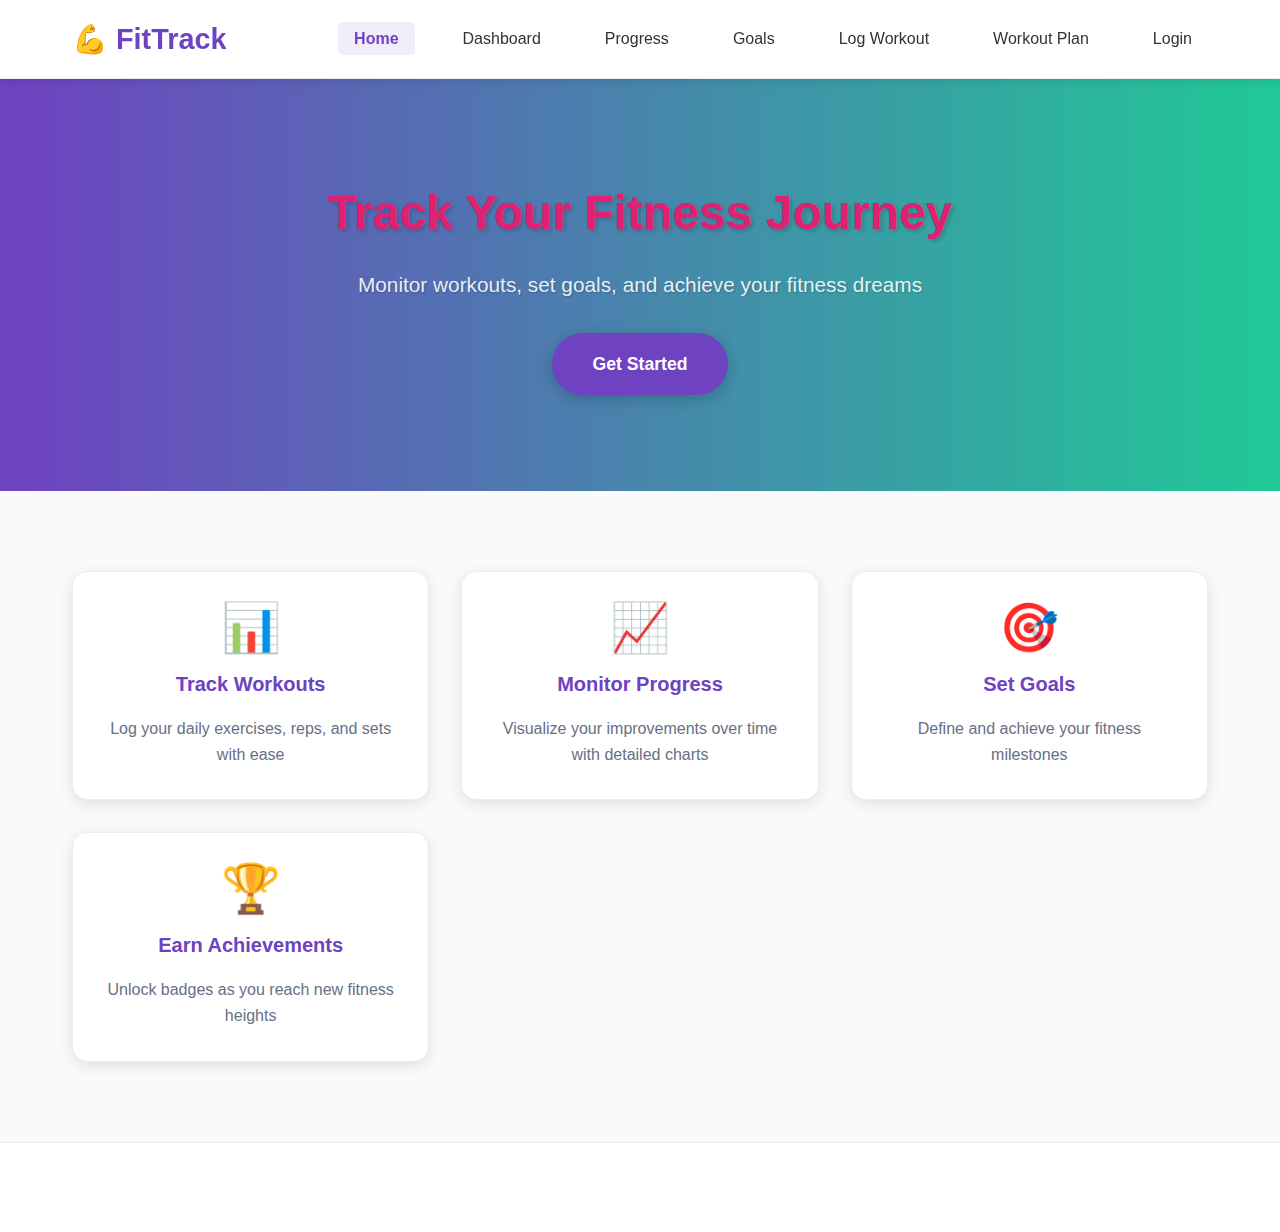
<file: no-framework/index.html>
<!DOCTYPE html>
<html lang="en">
<head>
    <meta charset="UTF-8">
    <meta name="viewport" content="width=device-width, initial-scale=1.0">
    <title>FitTrack - Your Personal Fitness Companion</title>
    <link rel="stylesheet" href="styles.css">
</head>
<body>
    <header>
        <nav class="navbar">
            <div class="nav-brand">
                <h1>💪 FitTrack</h1>
            </div>
            <ul class="nav-menu">
                <li><a href="index.html" class="active">Home</a></li>
                <li><a href="dashboard.html">Dashboard</a></li>
                <li><a href="progress.html">Progress</a></li>
                <li><a href="goals.html">Goals</a></li>
                <li><a href="log-workout.html">Log Workout</a></li>
                <li><a href="workout-plan.html">Workout Plan</a></li>
                <li><a href="login.html">Login</a></li>
            </ul>
        </nav>
    </header>

    <section class="hero">
        <div class="hero-content">
            <h2>Track Your Fitness Journey</h2>
            <p>Monitor workouts, set goals, and achieve your fitness dreams</p>
            <a href="dashboard.html" class="btn-primary">Get Started</a>
        </div>
    </section>

    <section class="features">
        <div class="feature-card">
            <div class="feature-icon">📊</div>
            <h3>Track Workouts</h3>
            <p>Log your daily exercises, reps, and sets with ease</p>
        </div>
        <div class="feature-card">
            <div class="feature-icon">📈</div>
            <h3>Monitor Progress</h3>
            <p>Visualize your improvements over time with detailed charts</p>
        </div>
        <div class="feature-card">
            <div class="feature-icon">🎯</div>
            <h3>Set Goals</h3>
            <p>Define and achieve your fitness milestones</p>
        </div>
        <div class="feature-card">
            <div class="feature-icon">🏆</div>
            <h3>Earn Achievements</h3>
            <p>Unlock badges as you reach new fitness heights</p>
        </div>
    </section>

    <footer>
        <p>&copy; 2026 FitTrack. Your journey to a healthier you starts here.</p>
    </footer>
</body>
</html>
</file>
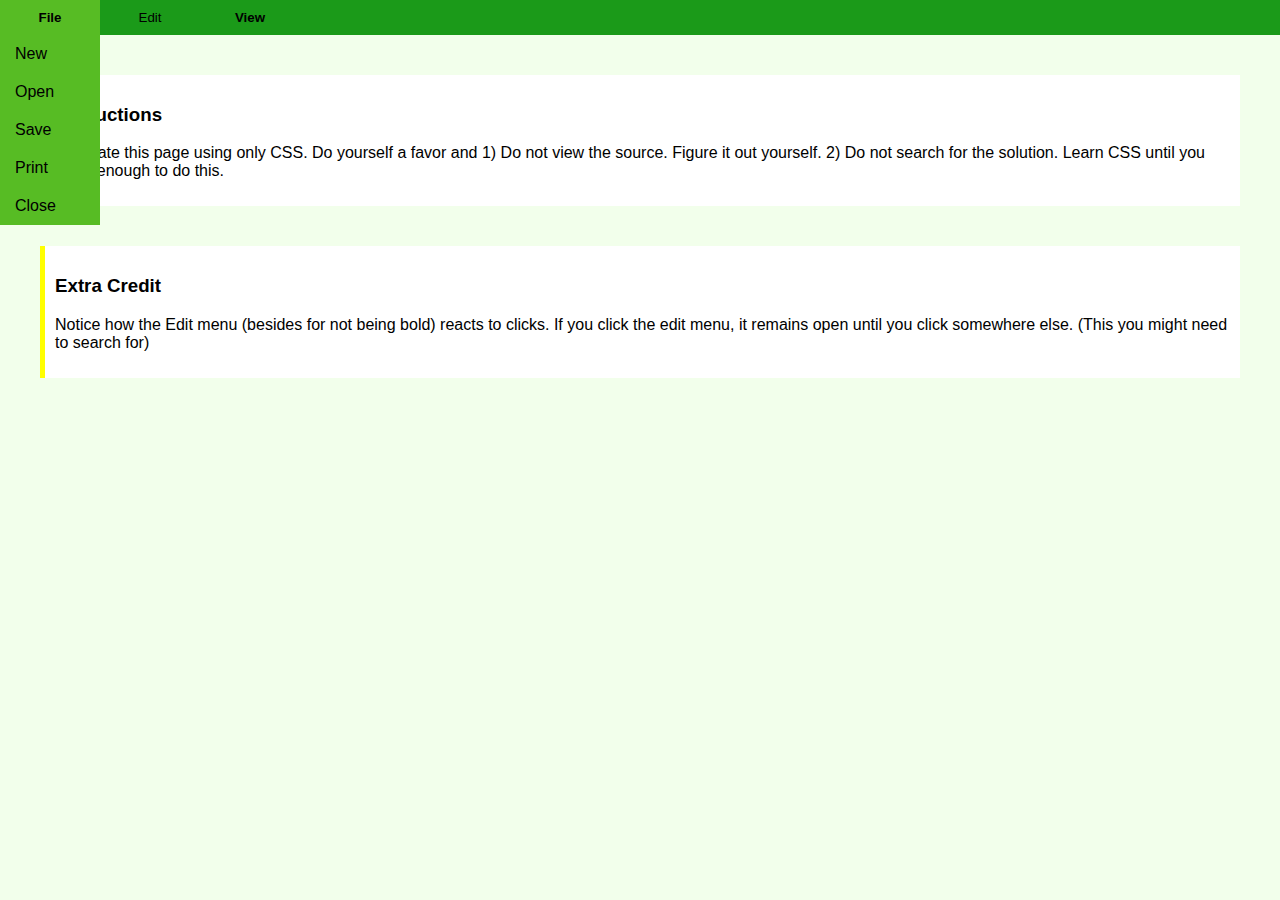
<file: assignment.html>
<!DOCTYPE html>
<html lang="en">
<head>
    <meta charset="UTF-8">
    <meta name="viewport" content="width=device-width, initial-scale=1.0">
    <title>Assignment</title>  
</head>
<body>
<nav class="menu-bar">
    <div class="dropdown"><button><b>File</b></button>
        <div class="dropdown-content">
            <a href="">New</a>
            <a href="">Open</a>
            <a href="">Save</a>
            <a href="">Print</a>
            <a href="">Close</a>
        </div>
    </div>
    <div class="dropdown1">
    <div class="dropdown">
        <button>Edit</button>
        <div class="dropdown-content">
            <a href="">Undo</a>
            <a href="">Redo</a>
            <a href="">Cut</a>
            <a href="">Copy</a>
            <a href="">Paste</a>
            <a href="">Delete</a>
            <a href="">Select All</a>
        </div>
        </div>
    </div>
    <div class="dropdown"><button><b>View</b></button>
        <div class="dropdown-content">
            <a href="">Zoom In</a>
            <a href="">Zoom Out</a>
            <a href="">Actual Size</a>
            <a href="">Fit Page</a>
            <a href="">Fit Width</a>
            <a href="">Fit Height</a>
            <a href="">Rotate Left</a>
            <a href="">Rotate Right</a>
            <a href="">Full Screen</a>
        </div>
    </div>
</nav>
    <style>
        body{
            margin: 0px;
            background-color: hsl(97, 100%, 96%);
            font-family: Arial, Helvetica, sans-serif;
        }
        .menu-bar {
            background-color: hsl(119, 72%, 35%);
            display: flex;
        }
        button{
                background-color: hsl(119, 72%, 35%);
                color:hsl(0, 0%, 0%) ;
                padding: 10px 15px;
                border: none;
                cursor: pointer;
                width: 100px;
        }
        .dropdown a{
            display: block;
            background-color: hsl(100, 68%, 44%);
            color: black;
            text-decoration: none;
                padding: 10px 15px;
        }
        .dropdown .dropdown-content{
            display: none;
            background-color: hsl(100, 68%, 44%);
            position: absolute;
            width: 100px;
            margin: 0px;
        }
.dropdown:hover .dropdown-content{
    display: flex;
    flex-direction: column;
}
button:hover{
    background-color: hsl(100, 68%, 44%);
}
.dropdown a:hover{
    background-color: hsl(100, 91%, 57%);
}
.container1{
    margin: 40px;
    padding: 10px;
    background-color: hsl(0, 0%, 100%);
    border-left: 5px solid hsl(119, 72%, 35%);
    
}
.container{
    margin: 40px;
    padding: 10px;
    background-color: hsl(0, 0%, 100%);
    border-left: 5px solid yellow;
}
.dropdown1:focus-within .dropdown-content{
    display:block
}
    </style>

    <div class="container1">
    <h3>Instructions</h3>
    <P>
        Recreate this page using only CSS. Do yourself a favor and 1) Do not view the source. Figure it out yourself. 2) Do not search for the solution. Learn CSS until you know enough to do this.
    </P>
    </div>
    <div class="container">
    <h3>Extra Credit</h3>
    <P>
        Notice how the Edit menu (besides for not being bold) reacts to clicks. If you click the edit menu, it remains open until you click somewhere else. (This you might need to search for)
    </P>
</div>
    </body>
</html>
</file>
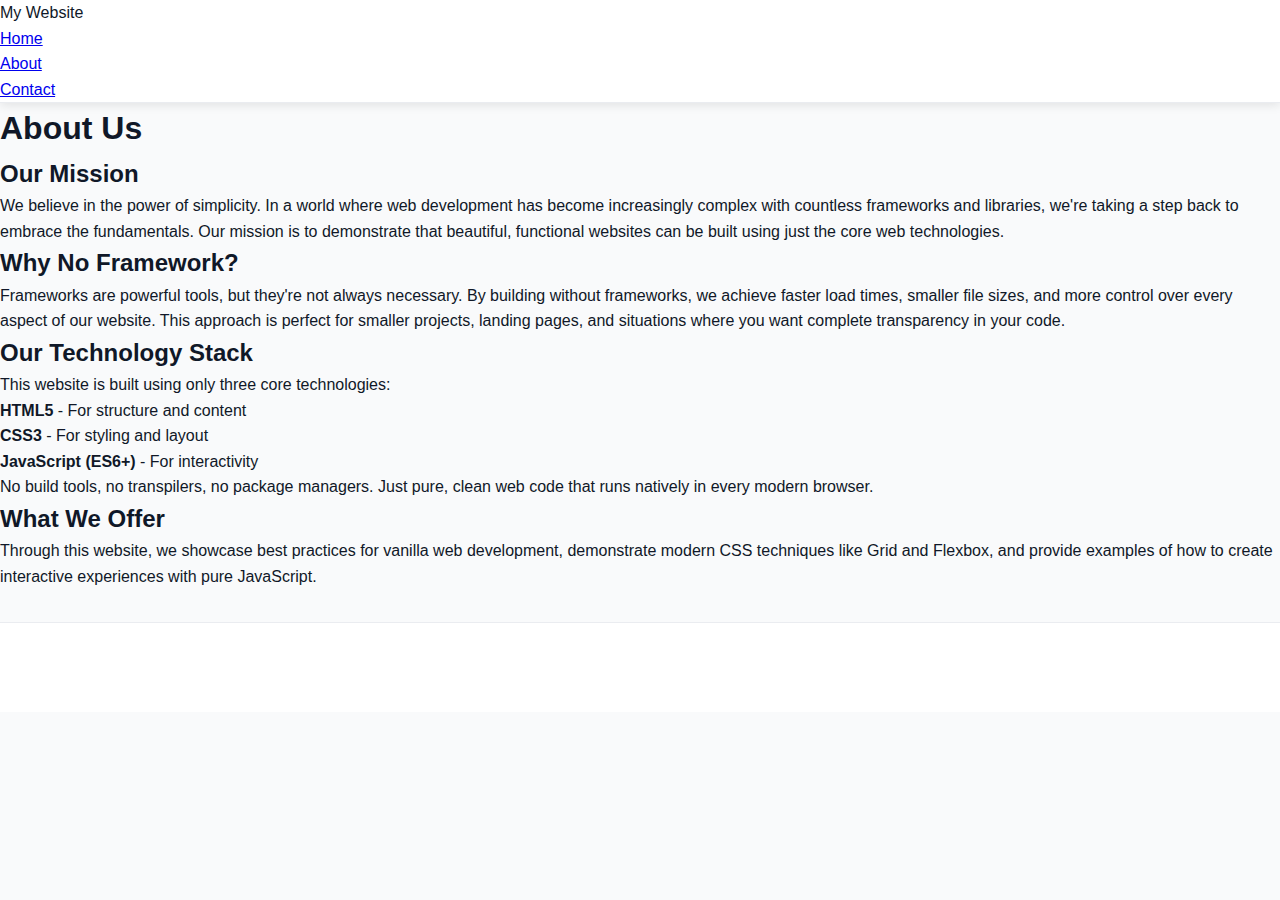
<file: no-framework/about.html>
<!DOCTYPE html>
<html lang="en">
<head>
    <meta charset="UTF-8">
    <meta name="viewport" content="width=device-width, initial-scale=1.0">
    <title>About - No-Framework Website</title>
    <link rel="stylesheet" href="styles.css">
</head>
<body>
    <header>
        <nav>
            <div class="logo">My Website</div>
            <ul class="nav-links">
                <li><a href="index.html">Home</a></li>
                <li><a href="about.html" class="active">About</a></li>
                <li><a href="contact.html">Contact</a></li>
            </ul>
        </nav>
    </header>

    <main>
        <div class="about-content">
            <h1>About Us</h1>
            <h2>Our Mission</h2>
            <p>
                We believe in the power of simplicity. In a world where web development has become 
                increasingly complex with countless frameworks and libraries, we're taking a step back 
                to embrace the fundamentals. Our mission is to demonstrate that beautiful, functional 
                websites can be built using just the core web technologies.
            </p>

            <h2>Why No Framework?</h2>
            <p>
                Frameworks are powerful tools, but they're not always necessary. By building without 
                frameworks, we achieve faster load times, smaller file sizes, and more control over 
                every aspect of our website. This approach is perfect for smaller projects, landing 
                pages, and situations where you want complete transparency in your code.
            </p>

            <h2>Our Technology Stack</h2>
            <p>
                This website is built using only three core technologies:
            </p>
            <ul>
                <li><strong>HTML5</strong> - For structure and content</li>
                <li><strong>CSS3</strong> - For styling and layout</li>
                <li><strong>JavaScript (ES6+)</strong> - For interactivity</li>
            </ul>
            <p>
                No build tools, no transpilers, no package managers. Just pure, clean web code that 
                runs natively in every modern browser.
            </p>

            <h2>What We Offer</h2>
            <p>
                Through this website, we showcase best practices for vanilla web development, 
                demonstrate modern CSS techniques like Grid and Flexbox, and provide examples 
                of how to create interactive experiences with pure JavaScript.
            </p>
        </div>
    </main>

    <footer>
        <p>&copy; 2026 No-Framework Website. All rights reserved.</p>
    </footer>

    <script src="script.js"></script>
</body>
</html>
</file>
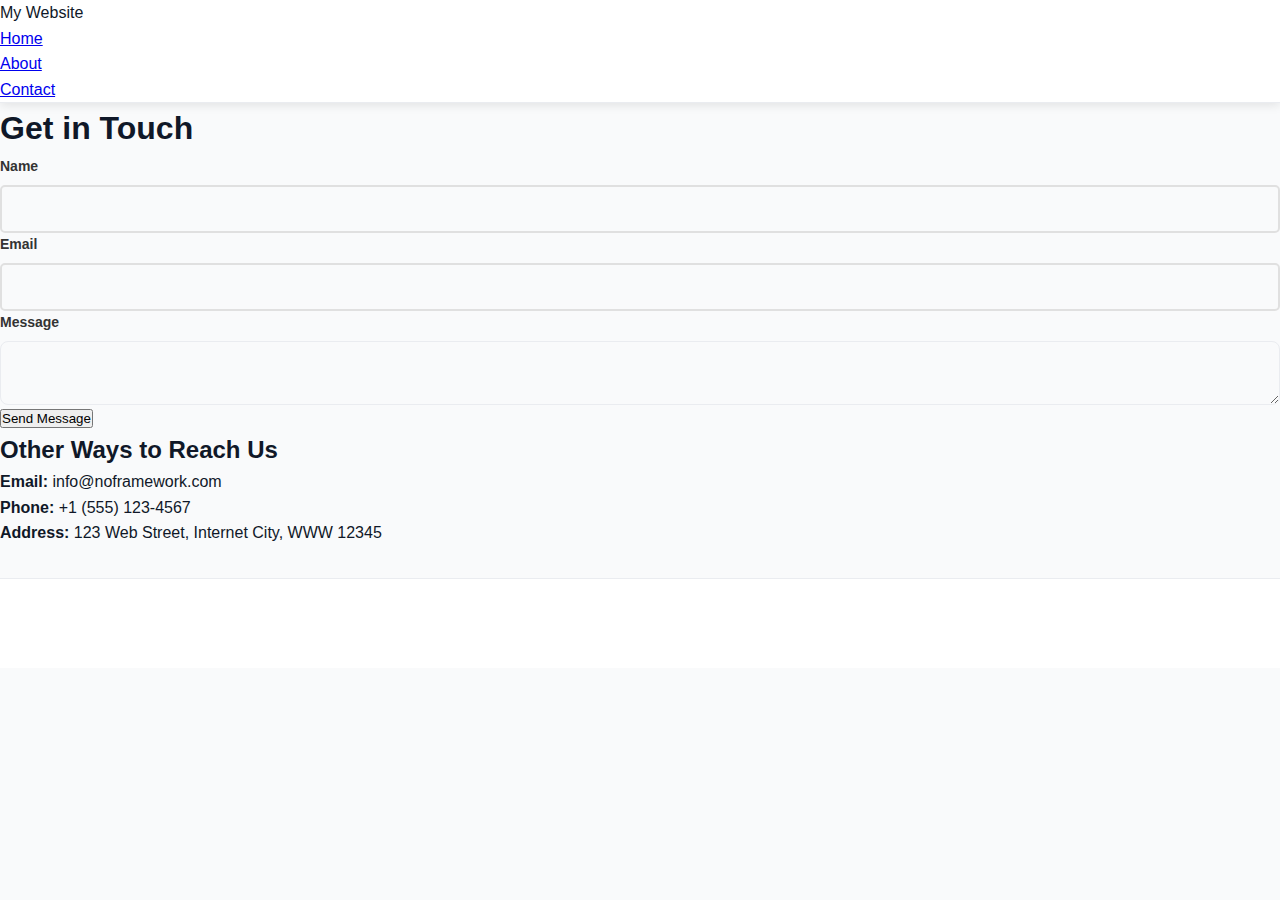
<file: no-framework/contact.html>
<!DOCTYPE html>
<html lang="en">
<head>
    <meta charset="UTF-8">
    <meta name="viewport" content="width=device-width, initial-scale=1.0">
    <title>Contact - No-Framework Website</title>
    <link rel="stylesheet" href="styles.css">
</head>
<body>
    <header>
        <nav>
            <div class="logo">My Website</div>
            <ul class="nav-links">
                <li><a href="index.html">Home</a></li>
                <li><a href="about.html">About</a></li>
                <li><a href="contact.html" class="active">Contact</a></li>
            </ul>
        </nav>
    </header>

    <main>
        <h1 class="page-title">Get in Touch</h1>
        
        <div class="contact-form">
            <form id="contact-form">
                <div class="form-group">
                    <label for="name">Name</label>
                    <input type="text" id="name" name="name" required>
                </div>

                <div class="form-group">
                    <label for="email">Email</label>
                    <input type="email" id="email" name="email" required>
                </div>

                <div class="form-group">
                    <label for="message">Message</label>
                    <textarea id="message" name="message" required></textarea>
                </div>

                <button type="submit" class="submit-button">Send Message</button>
            </form>
        </div>

        <div class="contact-info">
            <h2>Other Ways to Reach Us</h2>
            <p>
                <strong>Email:</strong> info@noframework.com
            </p>
            <p>
                <strong>Phone:</strong> +1 (555) 123-4567
            </p>
            <p>
                <strong>Address:</strong> 123 Web Street, Internet City, WWW 12345
            </p>
        </div>
    </main>

    <footer>
        <p>&copy; 2026 No-Framework Website. All rights reserved.</p>
    </footer>

    <script src="script.js"></script>
</body>
</html>
</file>
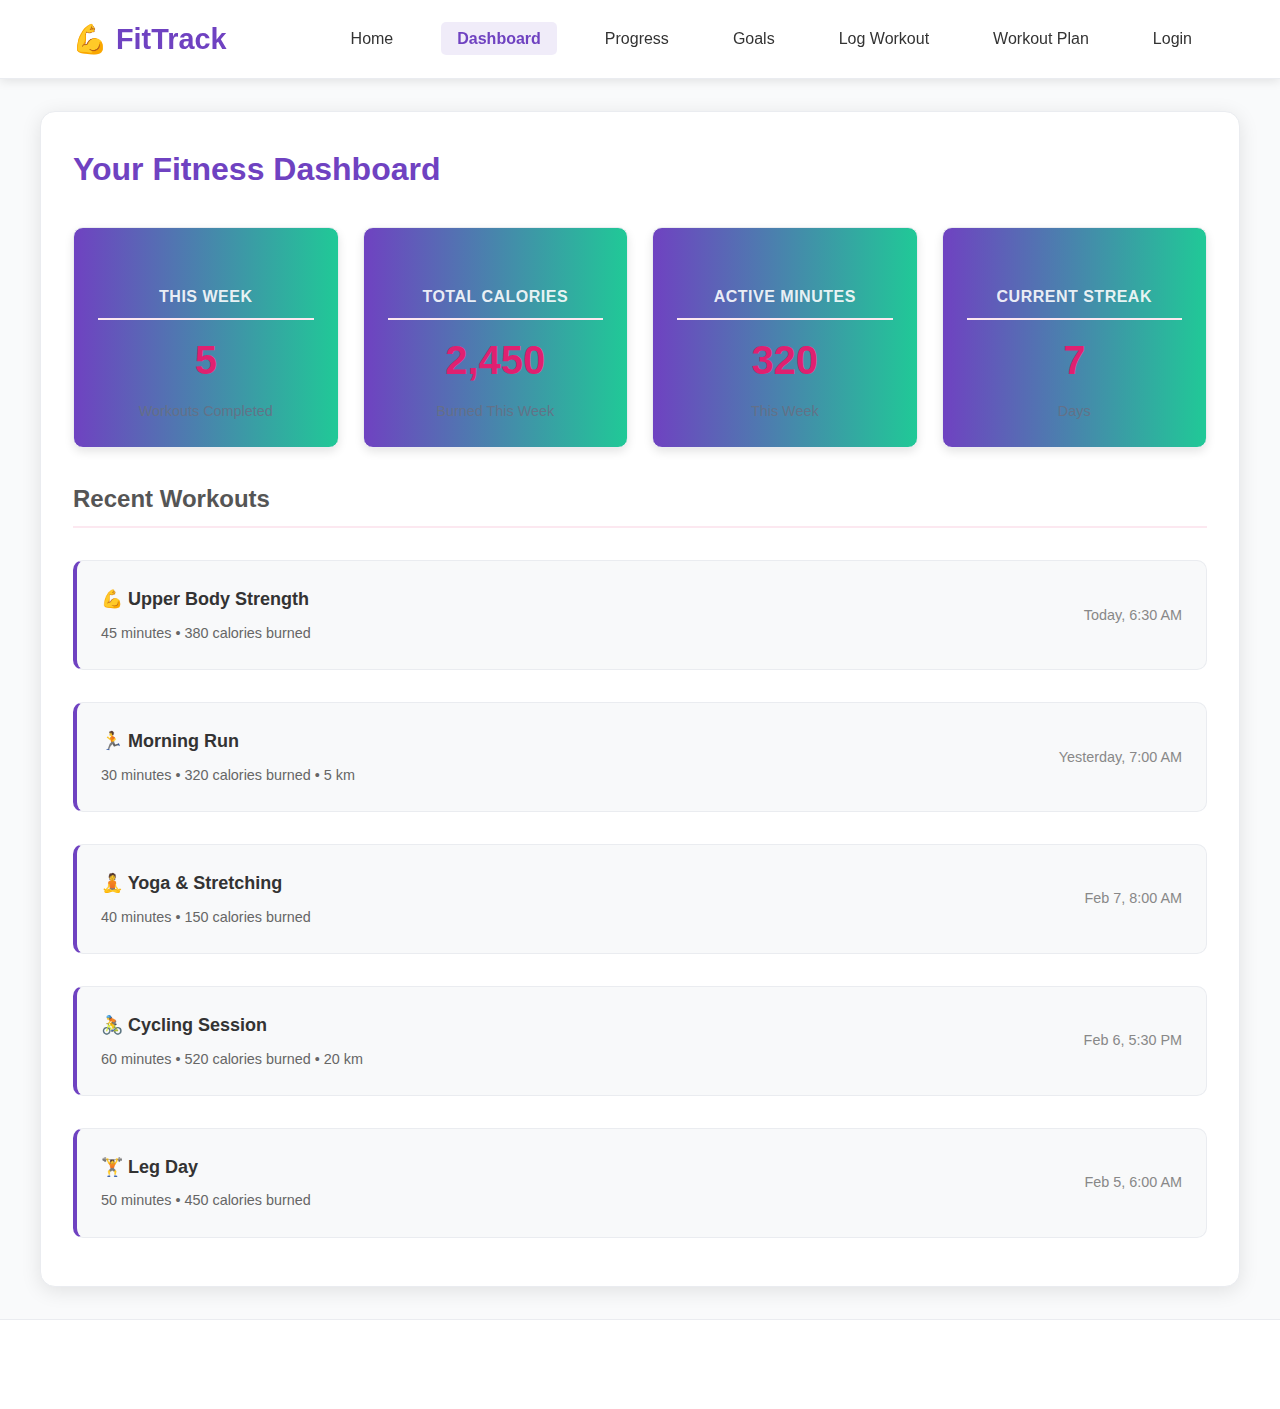
<file: no-framework/dashboard.html>
<!DOCTYPE html>
<html lang="en">
<head>
    <meta charset="UTF-8">
    <meta name="viewport" content="width=device-width, initial-scale=1.0">
    <title>Dashboard - FitTrack</title>
    <link rel="stylesheet" href="styles.css">
</head>
<body>
    <header>
        <nav class="navbar">
            <div class="nav-brand">
                <h1>💪 FitTrack</h1>
            </div>
            <ul class="nav-menu">
                <li><a href="index.html">Home</a></li>
                <li><a href="dashboard.html" class="active">Dashboard</a></li>
                <li><a href="progress.html">Progress</a></li>
                <li><a href="goals.html">Goals</a></li>
                <li><a href="log-workout.html">Log Workout</a></li>
                <li><a href="workout-plan.html">Workout Plan</a></li>
                <li><a href="login.html">Login</a></li>
            </ul>
        </nav>
    </header>

    <div class="container">
        <h2>Your Fitness Dashboard</h2>
        
        <div class="stats-grid">
            <div class="stat-card">
                <h3>THIS WEEK</h3>
                <div class="stat-number">5</div>
                <div class="stat-label">Workouts Completed</div>
            </div>
            <div class="stat-card">
                <h3>TOTAL CALORIES</h3>
                <div class="stat-number">2,450</div>
                <div class="stat-label">Burned This Week</div>
            </div>
            <div class="stat-card">
                <h3>ACTIVE MINUTES</h3>
                <div class="stat-number">320</div>
                <div class="stat-label">This Week</div>
            </div>
            <div class="stat-card">
                <h3>CURRENT STREAK</h3>
                <div class="stat-number">7</div>
                <div class="stat-label">Days</div>
            </div>
        </div>

        <h3>Recent Workouts</h3>
        <div class="workout-log">
            <div class="workout-entry">
                <div class="workout-info">
                    <h4>💪 Upper Body Strength</h4>
                    <p>45 minutes • 380 calories burned</p>
                </div>
                <div class="workout-date">Today, 6:30 AM</div>
            </div>

            <div class="workout-entry">
                <div class="workout-info">
                    <h4>🏃 Morning Run</h4>
                    <p>30 minutes • 320 calories burned • 5 km</p>
                </div>
                <div class="workout-date">Yesterday, 7:00 AM</div>
            </div>

            <div class="workout-entry">
                <div class="workout-info">
                    <h4>🧘 Yoga & Stretching</h4>
                    <p>40 minutes • 150 calories burned</p>
                </div>
                <div class="workout-date">Feb 7, 8:00 AM</div>
            </div>

            <div class="workout-entry">
                <div class="workout-info">
                    <h4>🚴 Cycling Session</h4>
                    <p>60 minutes • 520 calories burned • 20 km</p>
                </div>
                <div class="workout-date">Feb 6, 5:30 PM</div>
            </div>

            <div class="workout-entry">
                <div class="workout-info">
                    <h4>🏋️ Leg Day</h4>
                    <p>50 minutes • 450 calories burned</p>
                </div>
                <div class="workout-date">Feb 5, 6:00 AM</div>
            </div>
        </div>
    </div>

    <footer>
        <p>&copy; 2026 FitTrack. Your journey to a healthier you starts here.</p>
    </footer>
</body>
</html>
</file>
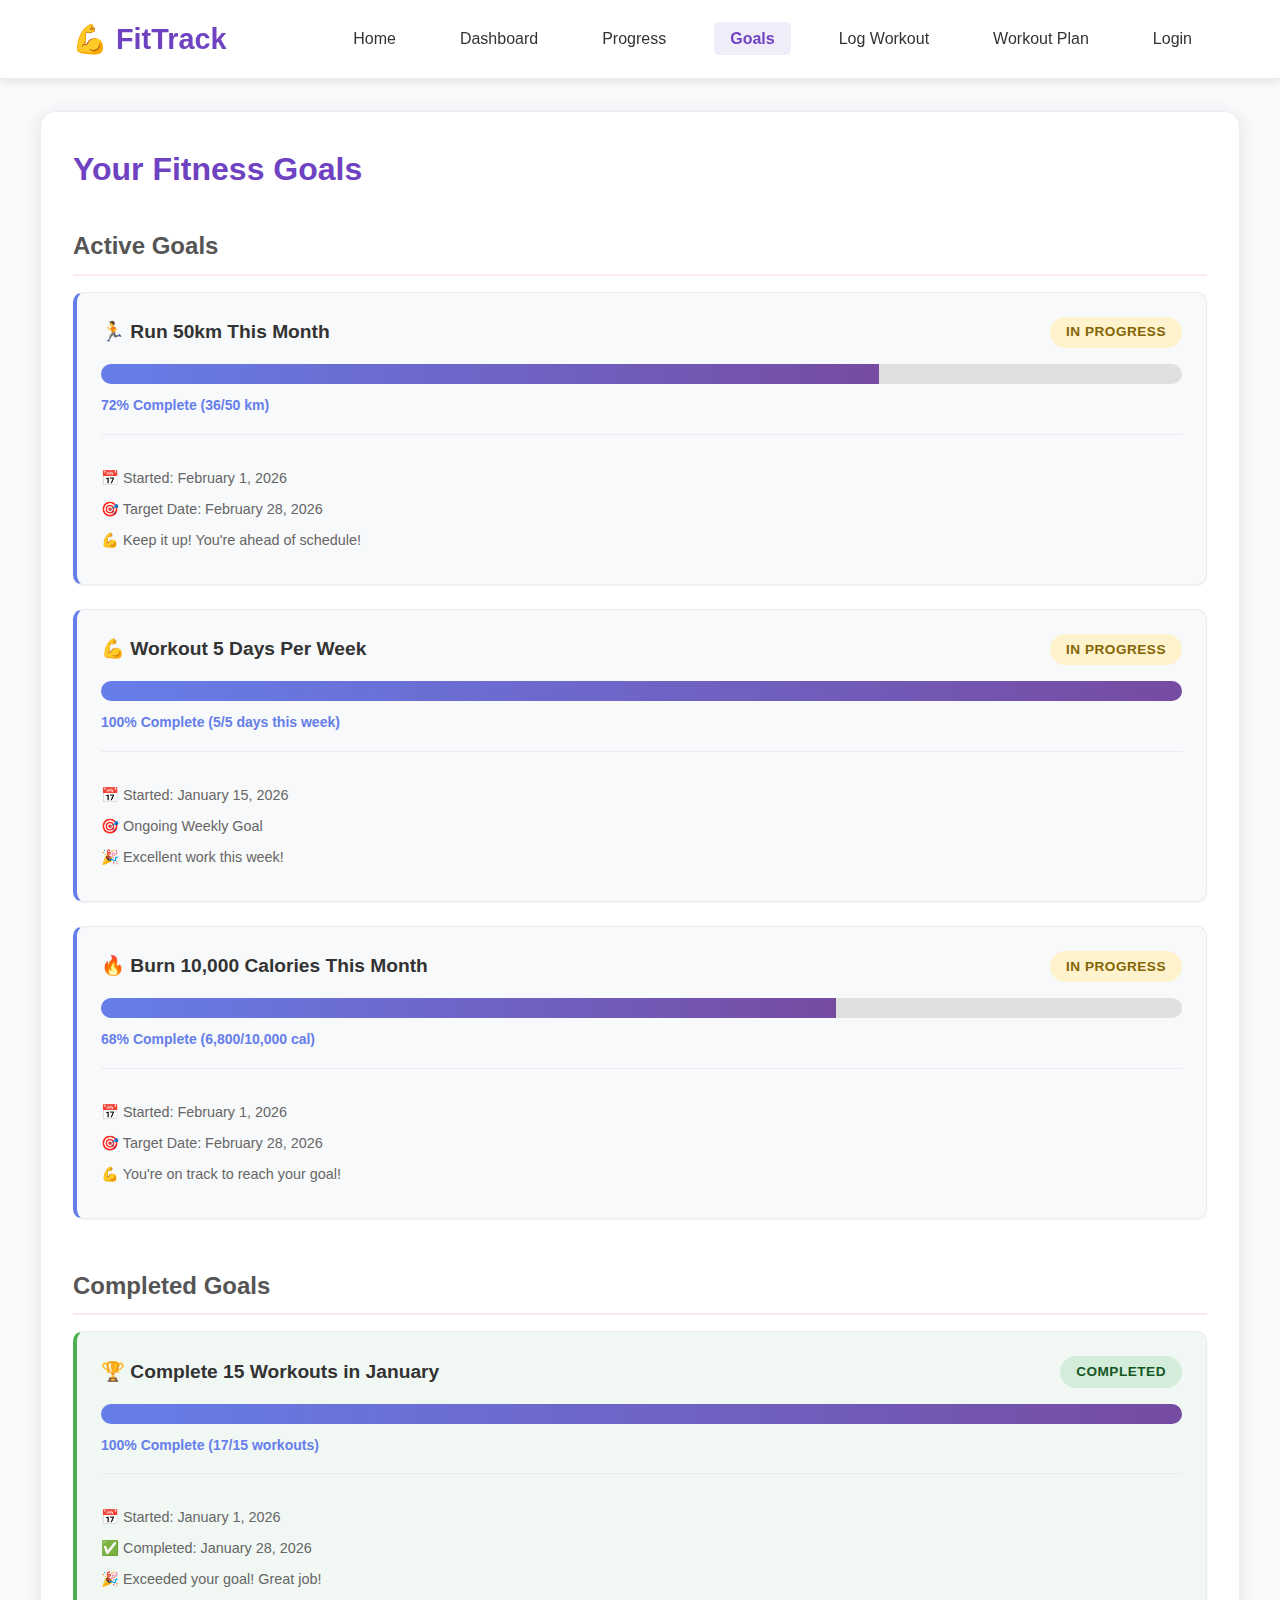
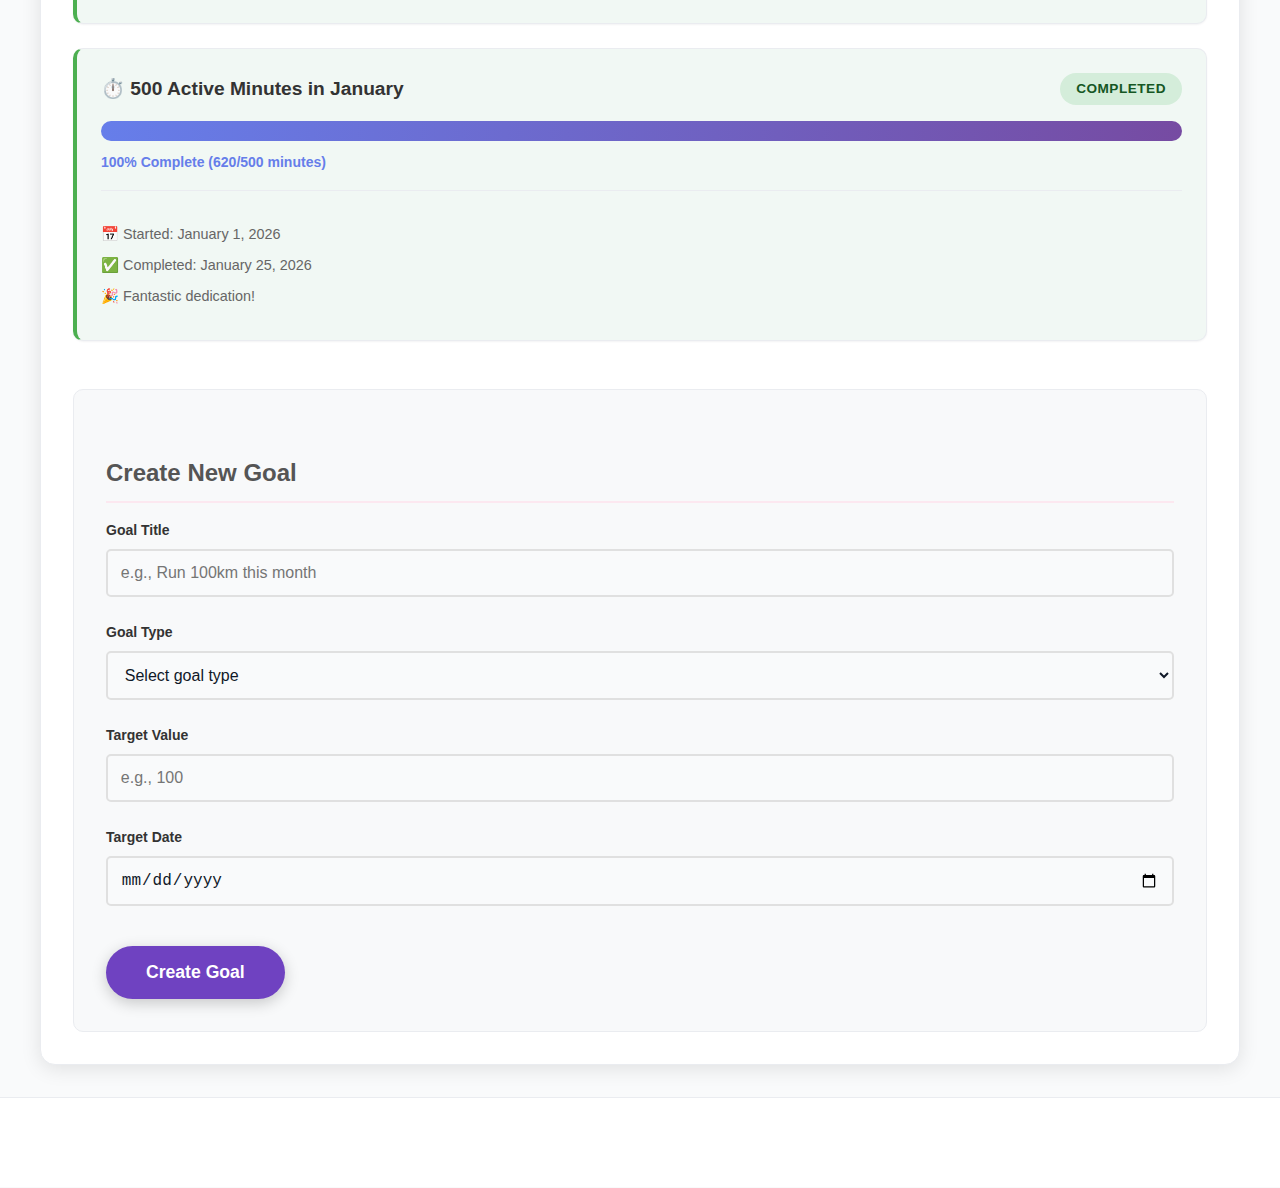
<file: no-framework/goals.html>
<!DOCTYPE html>
<html lang="en">
<head>
    <meta charset="UTF-8">
    <meta name="viewport" content="width=device-width, initial-scale=1.0">
    <title>Goals - FitTrack</title>
    <link rel="stylesheet" href="styles.css">
</head>
<body>
    <header>
        <nav class="navbar">
            <div class="nav-brand">
                <h1>💪 FitTrack</h1>
            </div>
            <ul class="nav-menu">
                <li><a href="index.html">Home</a></li>
                <li><a href="dashboard.html">Dashboard</a></li>
                <li><a href="progress.html">Progress</a></li>
                <li><a href="goals.html" class="active">Goals</a></li>
                <li><a href="log-workout.html">Log Workout</a></li>
                <li><a href="workout-plan.html">Workout Plan</a></li>
                <li><a href="login.html">Login</a></li>
            </ul>
        </nav>
    </header>

    <div class="container">
        <h2>Your Fitness Goals</h2>

        <div class="goal-section">
            <h3>Active Goals</h3>
            
            <div class="goal-card">
                <div class="goal-header">
                    <h4>🏃 Run 50km This Month</h4>
                    <span class="goal-status active">In Progress</span>
                </div>
                <div class="goal-progress-container">
                    <div class="goal-progress-bar">
                        <div class="goal-progress-fill" style="width: 72%;"></div>
                    </div>
                    <span class="goal-percentage">72% Complete (36/50 km)</span>
                </div>
                <div class="goal-details">
                    <p>📅 Started: February 1, 2026</p>
                    <p>🎯 Target Date: February 28, 2026</p>
                    <p>💪 Keep it up! You're ahead of schedule!</p>
                </div>
            </div>

            <div class="goal-card">
                <div class="goal-header">
                    <h4>💪 Workout 5 Days Per Week</h4>
                    <span class="goal-status active">In Progress</span>
                </div>
                <div class="goal-progress-container">
                    <div class="goal-progress-bar">
                        <div class="goal-progress-fill" style="width: 100%;"></div>
                    </div>
                    <span class="goal-percentage">100% Complete (5/5 days this week)</span>
                </div>
                <div class="goal-details">
                    <p>📅 Started: January 15, 2026</p>
                    <p>🎯 Ongoing Weekly Goal</p>
                    <p>🎉 Excellent work this week!</p>
                </div>
            </div>

            <div class="goal-card">
                <div class="goal-header">
                    <h4>🔥 Burn 10,000 Calories This Month</h4>
                    <span class="goal-status active">In Progress</span>
                </div>
                <div class="goal-progress-container">
                    <div class="goal-progress-bar">
                        <div class="goal-progress-fill" style="width: 68%;"></div>
                    </div>
                    <span class="goal-percentage">68% Complete (6,800/10,000 cal)</span>
                </div>
                <div class="goal-details">
                    <p>📅 Started: February 1, 2026</p>
                    <p>🎯 Target Date: February 28, 2026</p>
                    <p>💪 You're on track to reach your goal!</p>
                </div>
            </div>
        </div>

        <div class="goal-section">
            <h3>Completed Goals</h3>
            
            <div class="goal-card completed">
                <div class="goal-header">
                    <h4>🏆 Complete 15 Workouts in January</h4>
                    <span class="goal-status completed">Completed</span>
                </div>
                <div class="goal-progress-container">
                    <div class="goal-progress-bar">
                        <div class="goal-progress-fill" style="width: 100%;"></div>
                    </div>
                    <span class="goal-percentage">100% Complete (17/15 workouts)</span>
                </div>
                <div class="goal-details">
                    <p>📅 Started: January 1, 2026</p>
                    <p>✅ Completed: January 28, 2026</p>
                    <p>🎉 Exceeded your goal! Great job!</p>
                </div>
            </div>

            <div class="goal-card completed">
                <div class="goal-header">
                    <h4>⏱️ 500 Active Minutes in January</h4>
                    <span class="goal-status completed">Completed</span>
                </div>
                <div class="goal-progress-container">
                    <div class="goal-progress-bar">
                        <div class="goal-progress-fill" style="width: 100%;"></div>
                    </div>
                    <span class="goal-percentage">100% Complete (620/500 minutes)</span>
                </div>
                <div class="goal-details">
                    <p>📅 Started: January 1, 2026</p>
                    <p>✅ Completed: January 25, 2026</p>
                    <p>🎉 Fantastic dedication!</p>
                </div>
            </div>
        </div>

        <div class="new-goal">
            <h3>Create New Goal</h3>
            <form class="goal-form">
                <div class="form-group">
                    <label for="goal-title">Goal Title</label>
                    <input type="text" id="goal-title" placeholder="e.g., Run 100km this month">
                </div>
                
                <div class="form-group">
                    <label for="goal-type">Goal Type</label>
                    <select id="goal-type">
                        <option value="">Select goal type</option>
                        <option value="distance">Distance</option>
                        <option value="workouts">Number of Workouts</option>
                        <option value="calories">Calories Burned</option>
                        <option value="time">Active Time</option>
                        <option value="weight">Weight Goal</option>
                    </select>
                </div>
                
                <div class="form-group">
                    <label for="goal-target">Target Value</label>
                    <input type="number" id="goal-target" placeholder="e.g., 100">
                </div>
                
                <div class="form-group">
                    <label for="goal-deadline">Target Date</label>
                    <input type="date" id="goal-deadline">
                </div>
                
                <button type="submit" class="btn-primary">Create Goal</button>
            </form>
        </div>
    </div>

    <footer>
        <p>&copy; 2026 FitTrack. Your journey to a healthier you starts here.</p>
    </footer>
</body>
</html>
</file>
<file: no-framework/styles.css>
/* Import Google Font */
@import url('https://fonts.googleapis.com/css2?family=Inter:wght@400;500;600;700&display=swap');

/* CSS Variables for consistent theming - Light Theme */
:root {
    --primary-color: #E02070; /* Bright Pink */
    --primary-color-light: #FCE8F0;
    --secondary-color: #00C0D0; /* Bright Cyan */
    --text-color: #101828; /* Dark gray for text */
    --text-color-light: #667085; /* Lighter gray for secondary text */
    --background-color: #F9FAFB; /* Very light gray background */
    --card-background: #FFFFFF; /* White cards */
    --border-color: #EAECF0; /* Light gray for borders */
    --shadow: 0 1px 2px 0 rgb(16 24 40 / 0.05);
    --shadow-lg: 0 4px 8px -2px rgb(16 24 40 / 0.1), 0 2px 4px -2px rgb(16 24 40 / 0.06);
    --border-radius: 8px;
}

/* Global Styles */
* {
    margin: 0;
    padding: 0;
    box-sizing: border-box;
}

body {
    font-family: 'Inter', sans-serif;
    line-height: 1.6;
    color: var(--text-color);
    background-color: var(--background-color);
    min-height: 100vh;
}

/* Navigation */
header {
    background: var(--card-background);
    box-shadow: var(--shadow);
    position: sticky;
    top: 0;
    z-index: 100;
    border-bottom: 1px solid var(--border-color);
}

.navbar {
    max-width: 1200px;
    margin: 0 auto;
    padding: 1rem 2rem;
    display: flex;
    justify-content: space-between;
    align-items: center;
}

.nav-brand h1 {
    color: var(--primary-color);
    font-size: 1.8rem;
    font-weight: 700;
}

.nav-menu {
    display: flex;
    list-style: none;
    gap: 1rem;
}

.nav-menu a {
    text-decoration: none;
    color: var(--text-color-light);
    font-weight: 500;
    transition: all 0.2s ease-in-out;
    padding: 0.5rem 1rem;
    border-radius: 8px;
}

.nav-menu a:hover {
    color: var(--primary-color);
    background-color: var(--primary-color-light);
}

.nav-menu a.active {
    color: var(--primary-color);
    font-weight: 600;
    background-color: var(--primary-color-light);
}

/* Hero Section */
.hero {
    text-align: center;
    padding: 6rem 2rem;
    background: linear-gradient(135deg, var(--background-color) 0%, #1F2937 100%);
    color: white;
}

.hero-content h2 {
    font-size: 3.5rem;
    font-weight: 700;
    margin-bottom: 1rem;
    text-shadow: 2px 2px 4px rgba(0, 0, 0, 0.1);
    color: var(--primary-color);
}

.hero-content p {
    font-size: 1.25rem;
    margin-bottom: 2.5rem;
    max-width: 600px;
    margin-left: auto;
    margin-right: auto;
    color: var(--text-color-light);
}

/* Buttons */
.btn-primary {
    display: inline-block;
    padding: 0.875rem 2rem;
    background: var(--primary-color);
    color: #fff;
    text-decoration: none;
    border-radius: 8px;
    font-weight: 600;
    font-size: 1rem;
    transition: all 0.2s ease-in-out;
    box-shadow: var(--shadow);
    border: 1px solid transparent;
    position: center;
}

.btn-primary:hover {
    transform: translateY(-2px);
    box-shadow: var(--shadow-lg);
    background-color: #0095D1; /* Slightly darker blue */
}

/* Features Section */
.features {
    max-width: 1200px;
    margin: 4rem auto;
    padding: 0 2rem;
    display: grid;
    grid-template-columns: repeat(auto-fit, minmax(280px, 1fr));
    gap: 2rem;
}

.feature-card {
    background: var(--card-background);
    padding: 2.5rem;
    border-radius: var(--border-radius);
    text-align: center;
    box-shadow: var(--shadow);
    transition: transform 0.3s, box-shadow 0.3s;
    border: 1px solid var(--border-color);
}

.feature-card:hover {
    transform: translateY(-5px);
    box-shadow: var(--shadow-lg);
    border-color: var(--primary-color);
}

.feature-icon {
    font-size: 2.5rem;
    margin-bottom: 1.5rem;
    line-height: 1;
    color: var(--primary-color);
}

.feature-card h3 {
    color: var(--text-color);
    margin-bottom: 0.5rem;
    font-size: 1.25rem;
}

.feature-card p {
    color: var(--text-color-light);
}

/* Container */
.container {
    max-width: 1200px;
    margin: 2rem auto;
    padding: 2.5rem;
    background: var(--card-background);
    border-radius: var(--border-radius);
    box-shadow: var(--shadow);
    border: 1px solid var(--border-color);
}

.container h2 {
    color: var(--text-color);
    margin-bottom: 2rem;
    font-size: 2.25rem;
    font-weight: 700;
}

.container h3 {
    color: var(--text-color);
    margin: 2.5rem 0 1.5rem 0;
    font-size: 1.75rem;
    font-weight: 600;
    border-bottom: 2px solid var(--border-color);
    padding-bottom: 0.5rem;
}

/* Stats Grid */
.stats-grid {
    display: grid;
    grid-template-columns: repeat(auto-fit, minmax(220px, 1fr));
    gap: 1.5rem;
    margin-bottom: 2rem;
}

.stat-card {
    background: var(--background-color);
    color: var(--text-color);
    padding: 2rem;
    border-radius: var(--border-radius);
    text-align: center;
    border: 1px solid var(--border-color);
}

.stat-card h3 {
    font-size: 0.875rem;
    margin-bottom: 1rem;
    color: var(--text-color-light);
    font-weight: 600;
    text-transform: uppercase;
    letter-spacing: 0.5px;
}

.stat-number {
    font-size: 3rem;
    font-weight: 700;
    color: var(--primary-color);
    margin: 0.5rem 0;
}

.stat-label {
    font-size: 1rem;
    color: var(--text-color-light);
}

/* Workout Log */
.workout-log {
    margin-top: 2rem;
    display: flex;
    flex-direction: column;
    gap: 1rem;
}

.workout-entry {
    display: flex;
    justify-content: space-between;
    align-items: center;
    padding: 1.5rem;
    background: var(--background-color);
    border-radius: var(--border-radius);
    border: 1px solid var(--border-color);
    transition: box-shadow 0.2s, border-color 0.2s;
}

.workout-entry:hover {
    box-shadow: var(--shadow);
    border-color: var(--primary-color);
}

.workout-info h4 {
    color: var(--text-color);
    margin-bottom: 0.25rem;
    font-size: 1.125rem;
    font-weight: 600;
}

.workout-info p {
    color: var(--text-color-light);
    font-size: 0.9rem;
}

.workout-date {
    color: var(--text-color-light);
    font-size: 0.9rem;
    font-weight: 500;
    white-space: nowrap;
    margin-left: 1rem;
}

/* Progress Section */
.progress-summary {
    margin-bottom: 3rem;
}

.summary-card {
    background: linear-gradient(135deg, var(--primary-color) 0%, var(--secondary-color) 100%);
    color: white;
    padding: 2.5rem;
    border-radius: var(--border-radius);
}

.summary-card h3 {
    color: white;
    border-bottom: 2px solid rgba(255, 255, 255, 0.3);
}

.progress-stats p {
    margin: 1rem 0;
    font-size: 1.1rem;
}

.progress-stats strong {
    font-weight: 600;
}

/* Weekly Progress Chart */
.progress-bar-container {
    display: flex;
    justify-content: space-around;
    align-items: flex-end;
    height: 300px;
    gap: 1rem;
    margin: 2rem 0;
    padding: 2rem;
    background: var(--card-background);
    border-radius: var(--border-radius);
    border: 1px solid var(--border-color);
}

.progress-week {
    display: flex;
    flex-direction: column;
    align-items: center;
    gap: 0.75rem;
    flex: 1;
}

.day-label {
    font-weight: 600;
    color: var(--text-color-light);
}

.progress-bar {
    width: 100%;
    max-width: 50px;
    height: 200px;
    background: var(--background-color);
    border-radius: 8px;
    overflow: hidden;
    display: flex;
    align-items: flex-end;
}

.progress-fill {
    width: 100%;
    background: var(--primary-color);
    transition: height 0.5s ease-out;
}

.day-value {
    font-weight: 600;
    color: var(--text-color);
    font-size: 0.875rem;
}

.chart-label {
    text-align: center;
    color: var(--text-color-light);
    font-style: italic;
    margin-top: 0.5rem;
}

/* Milestones */
.milestone-list {
    display: grid;
    grid-template-columns: repeat(auto-fit, minmax(300px, 1fr));
    gap: 1.5rem;
}

.milestone {
    display: flex;
    align-items: flex-start;
    gap: 1.5rem;
    padding: 1.5rem;
    background: var(--card-background);
    border-radius: var(--border-radius);
    border: 1px solid var(--border-color);
}

.milestone.completed {
    border-left: 4px solid var(--secondary-color);
    background: rgba(0, 201, 167, 0.1);
}

.milestone-icon {
    font-size: 2rem;
    flex-shrink: 0;
    margin-top: 4px;
    color: var(--secondary-color);
}

.milestone-info {
    flex-grow: 1;
}

.milestone-info h4 {
    color: var(--text-color);
    margin-bottom: 0.25rem;
    font-weight: 600;
}

.milestone-info p {
    color: var(--text-color-light);
    margin-bottom: 1rem;
    font-size: 0.9rem;
}

.milestone-progress {
    display: flex;
    align-items: center;
    gap: 1rem;
}

.milestone-bar {
    flex: 1;
    height: 8px;
    background: var(--border-color);
    border-radius: 4px;
    overflow: hidden;
}

.milestone-fill {
    height: 100%;
    background: var(--primary-color);
    transition: width 0.5s ease-in-out;
}

.milestone-progress span {
    font-weight: 600;
    color: var(--primary-color);
    font-size: 0.875rem;
}

/* Goals Section */
.goal-section {
    margin-bottom: 3rem;
}

.goal-card {
    background: var(--card-background);
    border-radius: var(--border-radius);
    padding: 2rem;
    margin-bottom: 1.5rem;
    border: 1px solid var(--border-color);
    box-shadow: var(--shadow);
}

.goal-card.completed {
    background: rgba(0, 201, 167, 0.1);
    border-left: 4px solid var(--secondary-color);
}

.goal-header {
    display: flex;
    justify-content: space-between;
    align-items: center;
    margin-bottom: 1rem;
    flex-wrap: wrap;
    gap: 1rem;
}

.goal-header h4 {
    color: var(--text-color);
    font-size: 1.25rem;
    font-weight: 600;
}

.goal-status {
    padding: 0.25rem 0.75rem;
    border-radius: 9999px;
    font-size: 0.75rem;
    font-weight: 600;
    text-transform: uppercase;
    letter-spacing: 0.5px;
}

.goal-status.active {
    background: #3730A3;
    color: #E0E7FF;
}

.goal-status.completed {
    background: #065F46;
    color: #D1FAE5;
}

.goal-progress-container {
    margin: 1.5rem 0;
}

.goal-progress-bar {
    height: 12px;
    background: var(--border-color);
    border-radius: 6px;
    overflow: hidden;
    margin-bottom: 0.5rem;
}

.goal-progress-fill {
    height: 100%;
    background: var(--primary-color);
    transition: width 0.5s ease-in-out;
}

.goal-percentage {
    font-weight: 600;
    color: var(--primary-color);
    font-size: 0.875rem;
}

.goal-details {
    margin-top: 1.5rem;
    border-top: 1px solid var(--border-color);
    padding-top: 1.5rem;
}

.goal-details p {
    color: var(--text-color-light);
    margin: 0.5rem 0;
    font-size: 0.9rem;
}

/* Goal Form */
.new-goal {
    background: var(--card-background);
    padding: 2.5rem;
    border-radius: var(--border-radius);
    margin-top: 2rem;
    border: 1px solid var(--border-color);
}

.goal-form {
    display: grid;
    grid-template-columns: 1fr;
    gap: 1.5rem;
    margin-top: 1.5rem;
}

@media (min-width: 768px) {
    .goal-form {
        grid-template-columns: 1fr 1fr;
    }
    .goal-form .form-group:first-child {
        grid-column: 1 / -1;
    }
    .goal-form button {
        grid-column: 1 / -1;
        justify-self: start;
    }
}

.form-group {
    display: flex;
    flex-direction: column;
    gap: 0.5rem;
}

.form-group label {
    font-weight: 600;
    color: var(--text-color);
    font-size: 0.875rem;
}

.form-group input,
.form-group select,
.form-group textarea {
    padding: 0.75rem 1rem;
    border: 1px solid var(--border-color);
    border-radius: 8px;
    font-size: 1rem;
    transition: border-color 0.3s, box-shadow 0.3s;
    background-color: var(--background-color);
    color: var(--text-color);
}

.form-group input:focus,
.form-group select:focus,
.form-group textarea:focus {
    outline: none;
    border-color: var(--primary-color);
    box-shadow: 0 0 0 3px var(--primary-color-light);
}

.goal-form .btn-primary {
    align-self: flex-start;
    cursor: pointer;
    border: none;
    margin-top: 1rem;
}

/* Footer */
footer {
    text-align: center;
    padding: 3rem 2rem;
    color: var(--text-color-light);
    margin-top: 3rem;
    background-color: var(--card-background);
    border-top: 1px solid var(--border-color);
}

/* PR Chart */
.pr-chart-container {
    margin: 2.5rem 0;
    padding: 2rem;
    background: var(--card-background);
    border-radius: var(--border-radius);
    border: 1px solid var(--border-color);
}

/* Responsive Design */
@media (max-width: 768px) {
    .navbar {
        flex-direction: column;
        gap: 1.5rem;
    }

    .nav-menu {
        flex-wrap: wrap;
        justify-content: center;
        gap: 0.5rem;
    }

    .hero-content h2 {
        font-size: 2.5rem;
    }

    .stats-grid,
    .milestone-list {
        grid-template-columns: 1fr;
    }

    .workout-entry {
        flex-direction: column;
        align-items: flex-start;
        gap: 1rem;
    }

    .progress-bar-container {
        height: auto;
        flex-direction: column;
        align-items: stretch;
        padding: 1.5rem;
    }
    
    .progress-week {
        flex-direction: row;
        align-items: center;
    }

    .progress-bar {
        height: 20px;
        width: 100%;
        max-width: none;
        flex-grow: 1;
    }

    .progress-fill {
        height: 100%;
        background: var(--primary-color);
    }

    .container {
        margin: 1rem;
        padding: 1.5rem;
    }
}


/* Global Styles */
* {
    margin: 0;
    padding: 0;
    box-sizing: border-box;
}

body {
    font-family: 'Segoe UI', Tahoma, Geneva, Verdana, sans-serif;
    line-height: 1.6;
    color: var(--text-color);
    background-color: var(--background-color);
    min-height: 100vh;
}

/* Navigation */
header {
    background: var(--card-background);
    box-shadow: var(--shadow);
    position: sticky;
    top: 0;
    z-index: 100;
    border-bottom: 1px solid var(--border-color);
}

.navbar {
    max-width: 1200px;
    margin: 0 auto;
    padding: 1rem 2rem;
    display: flex;
    justify-content: space-between;
    align-items: center;
}

.nav-brand h1 {
    color: var(--primary-color);
    font-size: 1.8rem;
    font-weight: 700;
}

.nav-menu {
    display: flex;
    list-style: none;
    gap: 1rem;
}

.nav-menu a {
    text-decoration: none;
    color: var(--text-color-light);
    font-weight: 500;
    transition: all 0.2s ease-in-out;
    padding: 0.5rem 1rem;
    border-radius: 8px;
}

.nav-menu a:hover {
    color: var(--primary-color);
    background-color: var(--primary-color-light);
}

.nav-menu a.active {
    color: var(--primary-color);
    font-weight: 600;
    background-color: var(--primary-color-light);
}

/* Hero Section */
.hero {
    text-align: center;
    padding: 6rem 2rem;
    background: linear-gradient(135deg, var(--primary-color) 0%, var(--secondary-color) 100%);
    color: white;
}

.hero-content h2 {
    font-size: 3.5rem;
    font-weight: 700;
    margin-bottom: 1rem;
    text-shadow: 2px 2px 4px rgba(0, 0, 0, 0.1);
}

.hero-content p {
    font-size: 1.25rem;
    margin-bottom: 2.5rem;
    max-width: 600px;
    margin-left: auto;
    margin-right: auto;
    color: rgba(255, 255, 255, 0.9);
}

/* Buttons */
.btn-primary {
    display: inline-block;
    padding: 0.875rem 2rem;
    background: var(--primary-color);
    color: white;
    text-decoration: none;
    border-radius: 8px;
    font-weight: 600;
    font-size: 1rem;
    transition: all 0.2s ease-in-out;
    box-shadow: var(--shadow);
    border: 1px solid transparent;
}

.btn-primary:hover {
    transform: translateY(-2px);
    box-shadow: var(--shadow-lg);
    background-color: #6941c6; /* Slightly darker purple */
}

/* Features Section */
.features {
    max-width: 1200px;
    margin: 4rem auto;
    padding: 0 2rem;
    display: grid;
    grid-template-columns: repeat(auto-fit, minmax(280px, 1fr));
    gap: 2rem;
}

.feature-card {
    background: var(--card-background);
    padding: 2.5rem;
    border-radius: var(--border-radius);
    text-align: center;
    box-shadow: var(--shadow);
    transition: transform 0.3s, box-shadow 0.3s;
    border: 1px solid var(--border-color);
}

.feature-card:hover {
    transform: translateY(-5px);
    box-shadow: var(--shadow-lg);
}

.feature-icon {
    font-size: 2.5rem;
    margin-bottom: 1.5rem;
    line-height: 1;
}

.feature-card h3 {
    color: var(--text-color);
    margin-bottom: 0.5rem;
    font-size: 1.25rem;
}

.feature-card p {
    color: var(--text-color-light);
}

/* Container */
.container {
    max-width: 1200px;
    margin: 2rem auto;
    padding: 2.5rem;
    background: var(--card-background);
    border-radius: var(--border-radius);
    box-shadow: var(--shadow);
    border: 1px solid var(--border-color);
}

.container h2 {
    color: var(--text-color);
    margin-bottom: 2rem;
    font-size: 2.25rem;
    font-weight: 700;
}

.container h3 {
    color: var(--text-color);
    margin: 2.5rem 0 1.5rem 0;
    font-size: 1.75rem;
    font-weight: 600;
    border-bottom: 2px solid var(--primary-color-light);
    padding-bottom: 0.5rem;
}

/* Stats Grid */
.stats-grid {
    display: grid;
    grid-template-columns: repeat(auto-fit, minmax(220px, 1fr));
    gap: 1.5rem;
    margin-bottom: 2rem;
}

.stat-card {
    background: var(--card-background);
    color: var(--text-color);
    padding: 2rem;
    border-radius: var(--border-radius);
    text-align: center;
    box-shadow: var(--shadow);
    border: 1px solid var(--border-color);
}

.stat-card h3 {
    font-size: 0.875rem;
    margin-bottom: 1rem;
    color: var(--text-color-light);
    font-weight: 600;
    text-transform: uppercase;
    letter-spacing: 0.5px;
}

.stat-number {
    font-size: 3rem;
    font-weight: 700;
    color: var(--primary-color);
    margin: 0.5rem 0;
}

.stat-label {
    font-size: 1rem;
    color: var(--text-color-light);
}

/* Workout Log */
.workout-log {
    margin-top: 2rem;
    display: flex;
    flex-direction: column;
    gap: 1rem;
}

.workout-entry {
    display: flex;
    justify-content: space-between;
    align-items: center;
    padding: 1.5rem;
    background: var(--background-color);
    border-radius: var(--border-radius);
    border: 1px solid var(--border-color);
    transition: box-shadow 0.2s;
}

.workout-entry:hover {
    box-shadow: var(--shadow);
}

.workout-info h4 {
    color: var(--text-color);
    margin-bottom: 0.25rem;
    font-size: 1.125rem;
    font-weight: 600;
}

.workout-info p {
    color: var(--text-color-light);
    font-size: 0.9rem;
}

.workout-date {
    color: var(--text-color-light);
    font-size: 0.9rem;
    font-weight: 500;
    white-space: nowrap;
    margin-left: 1rem;
}

/* Progress Section */
.progress-summary {
    margin-bottom: 3rem;
}

.summary-card {
    background: linear-gradient(135deg, var(--primary-color) 0%, var(--secondary-color) 100%);
    color: white;
    padding: 2.5rem;
    border-radius: var(--border-radius);
}

.summary-card h3 {
    color: white;
    border-bottom: 2px solid rgba(255, 255, 255, 0.3);
}

.progress-stats p {
    margin: 1rem 0;
    font-size: 1.1rem;
}

.progress-stats strong {
    font-weight: 600;
}

/* Weekly Progress Chart */
.progress-bar-container {
    display: flex;
    justify-content: space-around;
    align-items: flex-end;
    height: 300px;
    gap: 1rem;
    margin: 2rem 0;
    padding: 2rem;
    background: var(--card-background);
    border-radius: var(--border-radius);
    border: 1px solid var(--border-color);
}

.progress-week {
    display: flex;
    flex-direction: column;
    align-items: center;
    gap: 0.75rem;
    flex: 1;
}

.day-label {
    font-weight: 600;
    color: var(--text-color-light);
}

.progress-bar {
    width: 100%;
    max-width: 50px;
    height: 200px;
    background: #f3f4f6;
    border-radius: 8px;
    overflow: hidden;
    display: flex;
    align-items: flex-end;
}

.progress-fill {
    width: 100%;
    background: var(--primary-color);
    transition: height 0.5s ease-out;
}

.day-value {
    font-weight: 600;
    color: var(--text-color);
    font-size: 0.875rem;
}

.chart-label {
    text-align: center;
    color: var(--text-color-light);
    font-style: italic;
    margin-top: 0.5rem;
}

/* Milestones */
.milestone-list {
    display: grid;
    grid-template-columns: repeat(auto-fit, minmax(300px, 1fr));
    gap: 1.5rem;
}

.milestone {
    display: flex;
    align-items: flex-start;
    gap: 1.5rem;
    padding: 1.5rem;
    background: var(--card-background);
    border-radius: var(--border-radius);
    border: 1px solid var(--border-color);
}

.milestone.completed {
    border-left: 4px solid var(--secondary-color);
    background: #f0fdfa;
}

.milestone-icon {
    font-size: 2rem;
    flex-shrink: 0;
    margin-top: 4px;
}

.milestone-info {
    flex-grow: 1;
}

.milestone-info h4 {
    color: var(--text-color);
    margin-bottom: 0.25rem;
    font-weight: 600;
}

.milestone-info p {
    color: var(--text-color-light);
    margin-bottom: 1rem;
    font-size: 0.9rem;
}

.milestone-progress {
    display: flex;
    align-items: center;
    gap: 1rem;
}

.milestone-bar {
    flex: 1;
    height: 8px;
    background: #e5e7eb;
    border-radius: 4px;
    overflow: hidden;
}

.milestone-fill {
    height: 100%;
    background: var(--primary-color);
    transition: width 0.5s ease-in-out;
}

.milestone-progress span {
    font-weight: 600;
    color: var(--primary-color);
    font-size: 0.875rem;
}

/* Goals Section */
.goal-section {
    margin-bottom: 3rem;
}

.goal-card {
    background: var(--card-background);
    border-radius: var(--border-radius);
    padding: 2rem;
    margin-bottom: 1.5rem;
    border: 1px solid var(--border-color);
    box-shadow: var(--shadow);
}

.goal-card.completed {
    background: #f0fdfa;
    border-left: 4px solid var(--secondary-color);
}

.goal-header {
    display: flex;
    justify-content: space-between;
    align-items: center;
    margin-bottom: 1rem;
    flex-wrap: wrap;
    gap: 1rem;
}

.goal-header h4 {
    color: var(--text-color);
    font-size: 1.25rem;
    font-weight: 600;
}

.goal-status {
    padding: 0.25rem 0.75rem;
    border-radius: 9999px;
    font-size: 0.75rem;
    font-weight: 600;
    text-transform: uppercase;
    letter-spacing: 0.5px;
}

.goal-status.active {
    background: #FEF3C7;
    color: #92400E;
}

.goal-status.completed {
    background: #D1FAE5;
    color: #065F46;
}

.goal-progress-container {
    margin: 1.5rem 0;
}

.goal-progress-bar {
    height: 12px;
    background: #e5e7eb;
    border-radius: 6px;
    overflow: hidden;
    margin-bottom: 0.5rem;
}

.goal-progress-fill {
    height: 100%;
    background: var(--primary-color);
    transition: width 0.5s ease-in-out;
}

.goal-percentage {
    font-weight: 600;
    color: var(--primary-color);
    font-size: 0.875rem;
}

.goal-details {
    margin-top: 1.5rem;
    border-top: 1px solid var(--border-color);
    padding-top: 1.5rem;
}

.goal-details p {
    color: var(--text-color-light);
    margin: 0.5rem 0;
    font-size: 0.9rem;
}

/* Goal Form */
.new-goal {
    background: var(--card-background);
    padding: 2.5rem;
    border-radius: var(--border-radius);
    margin-top: 2rem;
    border: 1px solid var(--border-color);
}

.goal-form {
    display: grid;
    grid-template-columns: 1fr;
    gap: 1.5rem;
    margin-top: 1.5rem;
}

@media (min-width: 768px) {
    .goal-form {
        grid-template-columns: 1fr 1fr;
    }
    .goal-form .form-group:first-child {
        grid-column: 1 / -1;
    }
    .goal-form button {
        grid-column: 1 / -1;
        justify-self: start;
    }
}

.form-group {
    display: flex;
    flex-direction: column;
    gap: 0.5rem;
}

.form-group label {
    font-weight: 600;
    color: var(--text-color);
    font-size: 0.875rem;
}

.form-group input,
.form-group select,
.form-group textarea {
    padding: 0.75rem 1rem;
    border: 1px solid var(--border-color);
    border-radius: 8px;
    font-size: 1rem;
    transition: border-color 0.3s, box-shadow 0.3s;
    background-color: var(--background-color);
}

.form-group input:focus,
.form-group select:focus,
.form-group textarea:focus {
    outline: none;
    border-color: var(--primary-color);
    box-shadow: 0 0 0 3px var(--primary-color-light);
}

.goal-form .btn-primary {
    align-self: flex-start;
    cursor: pointer;
    border: none;
    margin-top: 1rem;
}

/* Footer */
footer {
    text-align: center;
    padding: 3rem 2rem;
    color: var(--text-color-light);
    margin-top: 3rem;
    background-color: var(--card-background);
    border-top: 1px solid var(--border-color);
}

/* PR Chart */
.pr-chart-container {
    margin: 2.5rem 0;
    padding: 2rem;
    background: var(--card-background);
    border-radius: var(--border-radius);
    border: 1px solid var(--border-color);
}

/* Responsive Design */
@media (max-width: 768px) {
    .navbar {
        flex-direction: column;
        gap: 1.5rem;
    }

    .nav-menu {
        flex-wrap: wrap;
        justify-content: center;
        gap: 0.5rem;
    }

    .hero-content h2 {
        font-size: 2.5rem;
    }

    .stats-grid,
    .milestone-list {
        grid-template-columns: 1fr;
    }

    .workout-entry {
        flex-direction: column;
        align-items: flex-start;
        gap: 1rem;
    }

    .progress-bar-container {
        height: auto;
        flex-direction: column;
        align-items: stretch;
        padding: 1.5rem;
    }
    
    .progress-week {
        flex-direction: row;
        align-items: center;
    }

    .progress-bar {
        height: 20px;
        width: 100%;
        max-width: none;
        flex-grow: 1;
    }

    .progress-fill {
        height: 100%;
        background: var(--primary-color);
    }

    .container {
        margin: 1rem;
        padding: 1.5rem;
    }
}

/* Navigation */
header {
    background: rgba(255, 255, 255, 0.98);
    box-shadow: 0 2px 10px rgba(0, 0, 0, 0.1);
    position: sticky;
    top: 0;
    z-index: 100;
}

.navbar {
    max-width: 1200px;
    margin: 0 auto;
    padding: 1rem 2rem;
    display: flex;
    justify-content: space-between;
    align-items: center;
}

.nav-brand h1 {
    color: #6f42c1;
    font-size: 1.8rem;
}

.nav-menu {
    display: flex;
    list-style: none;
    gap: 2rem;
}

.nav-menu a {
    text-decoration: none;
    color: #333;
    font-weight: 500;
    transition: color 0.3s;
    padding: 0.5rem 1rem;
    border-radius: 5px;
}

.nav-menu a:hover,
.nav-menu a.active {
    color: #6f42c1;
    background: rgba(111, 66, 193, 0.1);
}

/* Hero Section */
.hero {
    text-align: center;
    padding: 6rem 2rem;
    background: linear-gradient(to right, #6f42c1, #20c997);
    color: white;
}

.hero-content h2 {
    font-size: 3rem;
    margin-bottom: 1rem;
    text-shadow: 2px 2px 4px rgba(0, 0, 0, 0.2);
}

.hero-content p {
    font-size: 1.3rem;
    margin-bottom: 2rem;
    text-shadow: 1px 1px 2px rgba(0, 0, 0, 0.2);
}

/* Buttons */
.btn-primary {
    display: inline-block;
    padding: 1rem 2.5rem;
    background: #6f42c1;
    color: white;
    text-decoration: none;
    border-radius: 50px;
    font-weight: 600;
    font-size: 1.1rem;
    transition: transform 0.3s, box-shadow 0.3s;
    box-shadow: 0 4px 15px rgba(0, 0, 0, 0.2);
}

.btn-primary:hover {
    transform: translateY(-2px);
    box-shadow: 0 6px 20px rgba(0, 0, 0, 0.3);
}

/* Features Section */
.features {
    max-width: 1200px;
    margin: 3rem auto;
    padding: 2rem;
    display: grid;
    grid-template-columns: repeat(auto-fit, minmax(280px, 1fr));
    gap: 2rem;
}

.feature-card {
    background: white;
    padding: 2rem;
    border-radius: 15px;
    text-align: center;
    box-shadow: 0 4px 15px rgba(0, 0, 0, 0.1);
    transition: transform 0.3s;
}

.feature-card:hover {
    transform: translateY(-5px);
}

.feature-icon {
    font-size: 3rem;
    margin-bottom: 1rem;
}

.feature-card h3 {
    color: #6f42c1;
    margin-bottom: 1rem;
}

/* Container */
.container {
    max-width: 1200px;
    margin: 2rem auto;
    padding: 2rem;
    background: white;
    border-radius: 15px;
    box-shadow: 0 4px 20px rgba(0, 0, 0, 0.1);
}

.container h2 {
    color: #6f42c1;
    margin-bottom: 2rem;
    font-size: 2rem;
}

.container h3 {
    color: #555;
    margin: 2rem 0 1rem 0;
    font-size: 1.5rem;
}

/* Stats Grid */
.stats-grid {
    display: grid;
    grid-template-columns: repeat(auto-fit, minmax(200px, 1fr));
    gap: 1.5rem;
    margin-bottom: 2rem;
}

.stat-card {
    background: linear-gradient(to right, #6f42c1, #20c997);
    color: white;
    padding: 1.5rem;
    border-radius: 10px;
    text-align: center;
    box-shadow: 0 4px 10px rgba(0, 0, 0, 0.1);
}

.stat-card h3 {
    font-size: 1rem;
    margin-bottom: 0.5rem;
    color: rgba(255, 255, 255, 0.9);
}

.stat-number {
    font-size: 2.5rem;
    font-weight: bold;
    margin: 0.5rem 0;
}

.stat-label {
    font-size: 0.9rem;
    opacity: 0.9;
}

/* Workout Log */
.workout-log {
    margin-top: 2rem;
}

.workout-entry {
    display: flex;
    justify-content: space-between;
    align-items: center;
    padding: 1.5rem;
    background: #f8f9fa;
    border-radius: 10px;
    margin-bottom: 1rem;
    border-left: 4px solid #6f42c1;
}

.workout-info h4 {
    color: #333;
    margin-bottom: 0.5rem;
}

.workout-info p {
    color: #666;
    font-size: 0.9rem;
}

.workout-date {
    color: #888;
    font-size: 0.9rem;
}

/* Progress Section */
.progress-summary {
    margin-bottom: 2rem;
}

.summary-card {
    background: linear-gradient(to right, #6f42c1, #20c997);
    color: white;
    padding: 2rem;
    border-radius: 10px;
}

.progress-stats p {
    margin: 0.8rem 0;
    font-size: 1.1rem;
}

/* Weekly Progress Chart */
.progress-bar-container {
    display: flex;
    justify-content: space-around;
    align-items: flex-end;
    height: 300px;
    gap: 1rem;
    margin: 2rem 0;
    padding: 1rem;
    background: #f8f9fa;
    border-radius: 10px;
}

.progress-week {
    display: flex;
    flex-direction: column;
    align-items: center;
    gap: 0.5rem;
    flex: 1;
}

.day-label {
    font-weight: 600;
    color: #6f42c1;
}

.progress-bar {
    width: 100%;
    height: 200px;
    background: #e0e0e0;
    border-radius: 10px;
    overflow: hidden;
    display: flex;
    align-items: flex-end;
}

.progress-fill {
    width: 100%;
    background: linear-gradient(to top, #6f42c1, #20c997);
    transition: height 0.3s;
}

.day-value {
    font-weight: 600;
    color: #333;
}

.chart-label {
    text-align: center;
    color: #666;
    font-style: italic;
}

/* Milestones */
.milestone-list {
    display: flex;
    flex-direction: column;
    gap: 1rem;
}

.milestone {
    display: flex;
    align-items: flex-start;
    gap: 1.5rem;
    padding: 1.5rem;
    background: #f8f9fa;
    border-radius: 10px;
    border-left: 4px solid #ccc;
}

.milestone.completed {
    border-left-color: #4caf50;
    background: #f1f8f4;
}

.milestone-icon {
    font-size: 2.5rem;
    flex-shrink: 0;
}

.milestone-info h4 {
    color: #333;
    margin-bottom: 0.5rem;
}

.milestone-info p {
    color: #666;
    margin-bottom: 0.5rem;
}

.milestone-progress {
    display: flex;
    align-items: center;
    gap: 1rem;
    margin-top: 0.5rem;
}

.milestone-bar {
    flex: 1;
    height: 10px;
    background: #e0e0e0;
    border-radius: 5px;
    overflow: hidden;
}

.milestone-fill {
    height: 100%;
    background: linear-gradient(to right, #667eea, #764ba2);
    transition: width 0.3s;
}

/* Goals Section */
.goal-section {
    margin-bottom: 3rem;
}

.goal-card {
    background: #f8f9fa;
    border-radius: 10px;
    padding: 1.5rem;
    margin-bottom: 1.5rem;
    border-left: 4px solid #667eea;
}

.goal-card.completed {
    background: #f1f8f4;
    border-left-color: #4caf50;
}

.goal-header {
    display: flex;
    justify-content: space-between;
    align-items: center;
    margin-bottom: 1rem;
}

.goal-header h4 {
    color: #333;
    font-size: 1.2rem;
}

.goal-status {
    padding: 0.3rem 1rem;
    border-radius: 20px;
    font-size: 0.85rem;
    font-weight: 600;
}

.goal-status.active {
    background: #fff3cd;
    color: #856404;
}

.goal-status.completed {
    background: #d4edda;
    color: #155724;
}

.goal-progress-container {
    margin: 1rem 0;
}

.goal-progress-bar {
    height: 20px;
    background: #e0e0e0;
    border-radius: 10px;
    overflow: hidden;
    margin-bottom: 0.5rem;
}

.goal-progress-fill {
    height: 100%;
    background: linear-gradient(to right, #667eea, #764ba2);
    transition: width 0.3s;
}

.goal-percentage {
    font-weight: 600;
    color: #667eea;
}

.goal-details {
    margin-top: 1rem;
}

.goal-details p {
    color: #666;
    margin: 0.5rem 0;
}

/* Goal Form */
.new-goal {
    background: #f8f9fa;
    padding: 2rem;
    border-radius: 10px;
    margin-top: 2rem;
}

.goal-form {
    display: flex;
    flex-direction: column;
    gap: 1.5rem;
    margin-top: 1rem;
}

.form-group {
    display: flex;
    flex-direction: column;
    gap: 0.5rem;
}

.form-group label {
    font-weight: 600;
    color: #333;
}

.form-group input,
.form-group select {
    padding: 0.8rem;
    border: 2px solid #e0e0e0;
    border-radius: 5px;
    font-size: 1rem;
    transition: border-color 0.3s;
}

.form-group input:focus,
.form-group select:focus {
    outline: none;
    border-color: #667eea;
}

.goal-form .btn-primary {
    align-self: flex-start;
    cursor: pointer;
    border: none;
    margin-top: 1rem;
}

/* Footer */
footer {
    text-align: center;
    padding: 2rem;
    color: white;
    margin-top: 2rem;
}

/* Responsive Design */
@media (max-width: 768px) {
    .navbar {
        flex-direction: column;
        gap: 1rem;
    }

    .nav-menu {
        flex-wrap: wrap;
        justify-content: center;
        gap: 1rem;
    }

    .hero-content h2 {
        font-size: 2rem;
    }

    .stats-grid {
        grid-template-columns: 1fr;
    }

    .workout-entry {
        flex-direction: column;
        align-items: flex-start;
        gap: 1rem;
    }

    .progress-bar-container {
        height: 250px;
    }

    .container {
        margin: 1rem;
        padding: 1rem;
    }
}

.pr-chart-container {
    margin-bottom: 2rem;
}

@media (max-width: 768px) {
    .pr-chart-container {
        height: 300px;
    }
}
</file>
